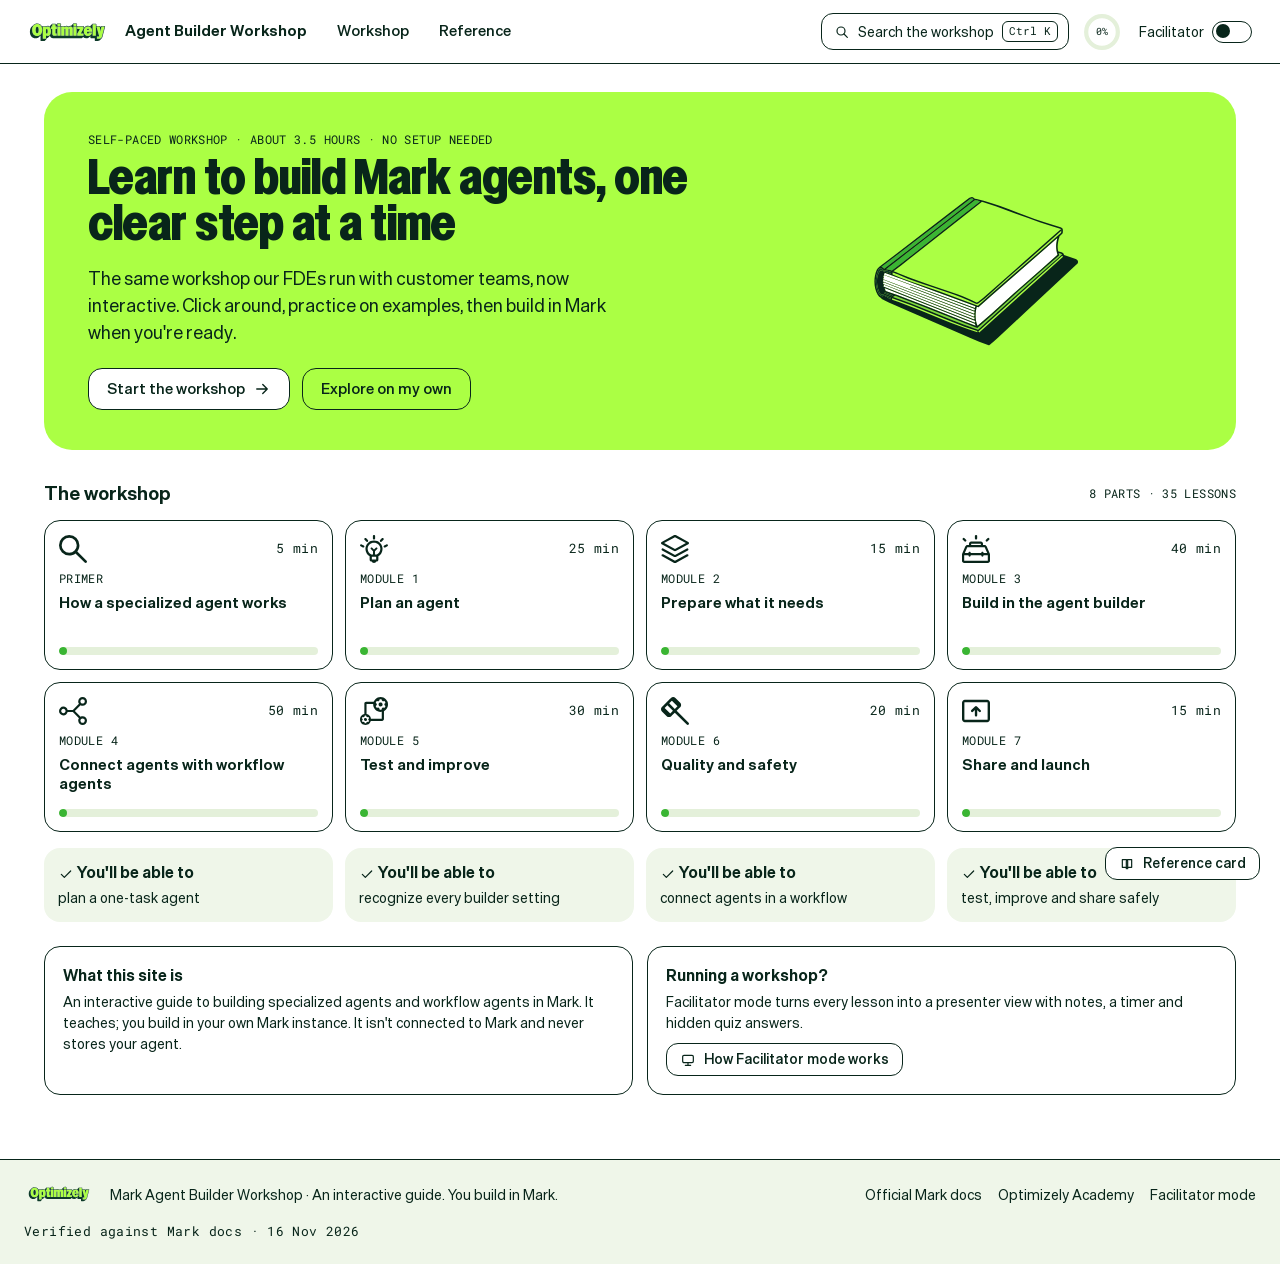
<file: index.html>
<!doctype html>
<html lang="en">
<head>
<meta charset="utf-8">
<meta name="viewport" content="width=device-width, initial-scale=1">
<title>Mark Agent Builder Workshop</title>
<meta name="description" content="An interactive, self-paced version of the Optimizely FDE agent builder workshop. Learn to plan, build, test and share specialized agents in Mark.">
<meta name="theme-color" content="#ABFF44">
<link rel="icon" href="assets-83502509f8/img/favicon.svg" type="image/svg+xml">
<link rel="preload" href="assets-83502509f8/fonts/die-grotesk-regular.woff" as="font" type="font/woff" crossorigin>
<link rel="preload" href="assets-83502509f8/fonts/vc-nudge-extrabold.woff" as="font" type="font/woff" crossorigin>
<link rel="stylesheet" href="assets-83502509f8/css/styles.css">
<script type="module" src="assets-83502509f8/js/main.js"></script>
<meta name="build" content="83502509f8">
</head>
<body>
<div id="app"><noscript><div style="padding:40px;font-family:sans-serif;max-width:640px"><h1>Mark Agent Builder Workshop</h1><p>This interactive workshop needs JavaScript. Please enable it in your browser, or read the official Optimizely Mark documentation at <a href="https://docs.optimizely.com/agent-platform/docs">docs.optimizely.com</a>.</p></div></noscript></div>
</body>
</html>
</file>
<file: assets-83502509f8/css/styles.css>
/* Mark Agent Builder Workshop: Optimizely brand, Level 01 Clear */
@font-face{font-family:"VC Nudge";src:url("../fonts/vc-nudge-extrabold.woff") format("woff");font-weight:800;font-display:swap}
@font-face{font-family:"Die Grotesk";src:url("../fonts/die-grotesk-regular.woff") format("woff");font-weight:400;font-display:swap}
@font-face{font-family:"Die Grotesk";src:url("../fonts/die-grotesk-medium.woff") format("woff");font-weight:500;font-display:swap}
@font-face{font-family:"Die Grotesk";src:url("../fonts/die-grotesk-bold.woff") format("woff");font-weight:700;font-display:swap}
@font-face{font-family:"Roboto Mono";src:url("../fonts/roboto-mono.woff") format("woff");font-weight:400;font-display:swap}

:root{
  --lf:#ABFF44; --fir:#08251A; --n1:#FFFFFF; --n2:#EFF6E9; --n3:#E4F0DA; --lb:#91DBDA; --gg:#3AB533;
  --r-lg:24px; --r-md:16px; --r-sm:12px; --r-xs:8px;
  --stroke:1.5px solid var(--fir);
  --head:"VC Nudge", "Die Grotesk", system-ui, sans-serif;
  --body:"Die Grotesk", system-ui, -apple-system, "Segoe UI", sans-serif;
  --mono:"Roboto Mono", ui-monospace, monospace;
  --header-h:64px;
}
*,*::before,*::after{box-sizing:border-box}
html{-webkit-text-size-adjust:100%;scroll-padding-top:calc(var(--header-h) + 16px)}
body{margin:0;font-family:var(--body);font-size:16px;line-height:1.5;color:var(--fir);background:var(--n1);-webkit-font-smoothing:antialiased}
img,svg{display:block;max-width:100%}
button,input,select,textarea{font:inherit;color:inherit}
button{cursor:pointer}
a{color:var(--fir)}
p{margin:0 0 .85em}
ul,ol{margin:0 0 .85em;padding-left:1.25em}
li{margin:.2em 0}
h1,h2,h3,h4{margin:0;font-weight:700}
.h1,h1.h1{font-family:var(--head);font-weight:800;line-height:1.06;font-size:clamp(30px,4vw,44px);letter-spacing:0}
.h2{font-family:var(--head);font-weight:800;line-height:1.08;font-size:clamp(24px,2.6vw,30px)}
.h3{font-family:var(--body);font-weight:700;font-size:19px;line-height:1.25}
.h4{font-family:var(--body);font-weight:700;font-size:16px;line-height:1.3}
.lbl,.mono{font-family:var(--mono);letter-spacing:.03em}
.lbl{font-size:12px;text-transform:uppercase;line-height:1.3}
.muted{opacity:.85}
.small{font-size:14px}
.xs{font-size:13px}
.sr-only{position:absolute!important;width:1px;height:1px;padding:0;margin:-1px;overflow:hidden;clip:rect(0,0,0,0);white-space:nowrap;border:0}
:focus-visible{outline:3px solid var(--fir);outline-offset:2px;box-shadow:0 0 0 6px var(--lf);border-radius:6px}
.skip-link{position:absolute;left:12px;top:-60px;z-index:200;background:var(--lf);border:var(--stroke);border-radius:var(--r-sm);padding:10px 16px;font-weight:700;text-decoration:none}
.skip-link:focus{top:10px}
code,.code-inline{font-family:var(--mono);font-size:.9em;background:var(--n2);border-radius:6px;padding:.05em .35em;letter-spacing:.02em}

/* ---------- Header ---------- */
.site-header{position:sticky;top:0;z-index:50;height:var(--header-h);background:var(--n1);border-bottom:var(--stroke);display:flex;align-items:center;gap:18px;padding:0 24px}
.brand-link{display:flex;align-items:center;gap:14px;text-decoration:none;flex:none}
.brand-link img{height:30px;width:auto}
.brand-title{font-weight:700;font-size:15px;white-space:nowrap}
.main-nav{display:flex;gap:6px}
.nav-link{font-weight:500;font-size:15px;text-decoration:none;padding:6px 12px;border-radius:var(--r-sm)}
.nav-link:hover{background:var(--n2)}
.nav-link[aria-current="page"]{background:var(--lf)}
.header-tools{margin-left:auto;display:flex;align-items:center;gap:14px}
.search-btn{display:flex;align-items:center;gap:8px;border:var(--stroke);border-radius:var(--r-sm);background:var(--n1);padding:7px 10px 7px 12px;min-width:230px;font-size:14px;white-space:nowrap}
.search-btn:hover{background:var(--n2)}
.kbd{font-family:var(--mono);font-size:11px;border:1px solid var(--fir);border-radius:6px;padding:1px 6px;margin-left:auto;white-space:nowrap}
.ring-wrap{display:flex;align-items:center;gap:8px;text-decoration:none}
.ring{width:38px;height:38px;position:relative;flex:none}
.ring svg{width:38px;height:38px;transform:rotate(-90deg)}
.ring span{position:absolute;inset:0;display:flex;align-items:center;justify-content:center;font-family:var(--mono);font-size:10px}
.fac-toggle{display:flex;align-items:center;gap:8px;font-size:14px;background:none;border:0;padding:4px;white-space:nowrap}
.menu-btn{display:none;background:none;border:var(--stroke);border-radius:var(--r-sm);padding:6px}
.mobile-nav{display:none}

/* ---------- Switch ---------- */
.switch{width:40px;height:22px;border-radius:12px;border:var(--stroke);background:var(--n1);position:relative;flex:none;display:inline-block;transition:background .15s}
.switch::after{content:"";position:absolute;top:2.5px;left:3px;width:14px;height:14px;border-radius:50%;background:var(--fir);transition:left .15s}
[aria-checked="true"] .switch,.switch.on{background:var(--lf)}
[aria-checked="true"] .switch::after,.switch.on::after{left:20px}

/* ---------- Buttons, chips, tags ---------- */
.btn{display:inline-flex;align-items:center;justify-content:center;gap:8px;font-weight:500;font-size:15px;line-height:1.2;border-radius:14px;padding:11px 18px;border:var(--stroke);background:var(--lf);text-decoration:none;white-space:nowrap;transition:transform .08s ease}
.btn:hover{transform:translateY(-1px)}
.btn:active{transform:none}
.btn.secondary{background:var(--n1)}
.btn.secondary:hover{background:var(--n2)}
.btn.sm{font-size:14px;padding:7px 13px;border-radius:12px}
.btn[disabled],.btn[aria-disabled="true"]{opacity:.45;cursor:not-allowed;transform:none}
.link-btn{background:none;border:0;padding:0;text-decoration:underline;font-size:inherit;text-align:left}
.chip{display:inline-flex;align-items:center;gap:6px;font-size:13px;font-weight:500;border-radius:10px;padding:4px 10px;border:var(--stroke);background:var(--n1);line-height:1.3}
.chip.g{background:var(--lf)}.chip.b{background:var(--lb)}.chip.n{background:var(--n2)}.chip.n3{background:var(--n3)}
button.chip:hover{background:var(--n2)}
button.chip.g:hover{background:var(--lf)}
button.chip[aria-pressed="true"],button.chip.active{background:var(--lf)}
.tag{display:inline-block;font-family:var(--mono);font-size:11px;letter-spacing:.03em;border-radius:8px;padding:2px 7px;border:1px solid var(--fir);background:var(--n1);white-space:nowrap;line-height:1.4}
.tag.must{background:var(--lf)}.tag.rec{background:var(--lb)}.tag.leave{background:var(--n2)}
.mk{display:inline-flex;align-items:center;justify-content:center;min-width:24px;height:24px;border-radius:12px;padding:0 5px;background:var(--lf);border:var(--stroke);font-family:var(--mono);font-size:12px;flex:none;line-height:1}
.ui-icon{flex:none;display:inline-block;vertical-align:middle}
.b-icon{flex:none}

/* ---------- Surfaces ---------- */
.card{background:var(--n1);border:var(--stroke);border-radius:var(--r-md);padding:18px}
.soft{background:var(--n2);border-radius:var(--r-md);padding:18px}
.soft3{background:var(--n3);border-radius:var(--r-md);padding:18px}
.green{background:var(--lf);border-radius:var(--r-md);padding:18px}
.blue{background:var(--lb);border-radius:var(--r-md);padding:18px}
.stack{display:flex;flex-direction:column;gap:12px}
.row{display:flex;gap:12px;flex-wrap:wrap;align-items:center}
.grid2{display:grid;grid-template-columns:repeat(2,minmax(0,1fr));gap:14px}
.grid3{display:grid;grid-template-columns:repeat(3,minmax(0,1fr));gap:14px}
.grid4{display:grid;grid-template-columns:repeat(4,minmax(0,1fr));gap:14px}
.prog{height:8px;border-radius:5px;background:var(--n3);overflow:hidden}
.prog i{display:block;height:100%;background:var(--gg);border-radius:5px;transition:width .3s}
.cb{width:18px;height:18px;border-radius:6px;border:var(--stroke);background:var(--n1);flex:none;display:inline-flex;align-items:center;justify-content:center}
.cb.on{background:var(--lf)}
table.t{border-collapse:separate;border-spacing:0;width:100%;font-size:15px}
table.t th{text-align:left;font-weight:700;padding:8px 10px;background:var(--n3)}
table.t th:first-child{border-top-left-radius:10px}table.t th:last-child{border-top-right-radius:10px}
table.t td{padding:8px 10px;border-bottom:1px solid var(--n3);vertical-align:top}
.table-wrap{overflow-x:auto;-webkit-overflow-scrolling:touch}

/* ---------- Callouts ---------- */
.callout{border-radius:var(--r-sm);padding:12px 14px;display:flex;gap:10px;align-items:flex-start;font-size:15px}
.callout>.ui-icon{margin-top:2px}
.callout p:last-child,.callout ul:last-child{margin-bottom:0}
.callout.tip{background:var(--lf)}
.callout.mistakes{background:var(--n2);border:var(--stroke)}
.callout.thinking{background:var(--lb)}
.callout.info{background:var(--n2)}
.callout.accuracy{background:var(--n1);border:var(--stroke)}
details.think,details.tech{border-radius:var(--r-sm);padding:10px 14px;font-size:15px}
details.think{border:1.5px dashed var(--fir)}
details.tech{background:var(--n2)}
details summary{cursor:pointer;font-weight:700;list-style:none;display:flex;align-items:center;gap:8px}
details summary::-webkit-details-marker{display:none}
details summary .chev{transition:transform .15s}
details[open] summary .chev{transform:rotate(90deg)}
details .details-body{margin-top:8px}
.example-badge{display:inline-flex;align-items:center;gap:6px}

/* ---------- Page shells ---------- */
.page{max-width:1240px;margin:0 auto;padding:28px 24px 64px}
.crumb{font-family:var(--mono);font-size:12px;letter-spacing:.03em;text-transform:uppercase;margin-bottom:8px}
.crumb a{text-decoration:none}
.crumb a:hover{text-decoration:underline}
.hero{background:var(--lf);border-radius:28px;padding:40px 44px;display:grid;grid-template-columns:minmax(0,1.2fr) minmax(0,.8fr);gap:24px;align-items:center}
.hero .ill{max-height:260px;width:100%;object-fit:contain}
.hero.n3{background:var(--n3)}
.hero p.lead{font-size:18px;max-width:560px;margin-top:14px}
.hero-actions{display:flex;gap:12px;flex-wrap:wrap;margin-top:22px}
.section-title{display:flex;align-items:center;gap:10px;margin:32px 0 14px}
.section-title .h3{flex:1}
.module-cards{display:grid;grid-template-columns:repeat(4,minmax(0,1fr));gap:12px}
.mod-card{background:var(--n1);border:var(--stroke);border-radius:var(--r-md);padding:14px;text-decoration:none;display:flex;flex-direction:column;gap:8px;min-height:150px;transition:transform .1s}
.mod-card:hover{transform:translateY(-2px);background:var(--n2)}
.mod-card .top{display:flex;justify-content:space-between;align-items:center}
.mod-card .t{font-weight:700;font-size:15px;line-height:1.25;flex:1}
.mod-card.done{background:var(--n2)}
.banner{display:flex;align-items:center;gap:12px;border:var(--stroke);border-radius:var(--r-md);padding:12px 16px;margin-top:16px}
.banner .grow{flex:1}
.outcomes{display:grid;grid-template-columns:repeat(4,minmax(0,1fr));gap:12px;margin-top:16px}

/* ---------- Lesson layout ---------- */
.lesson-layout{display:grid;grid-template-columns:260px minmax(0,1fr) 230px;min-height:calc(100vh - var(--header-h))}
.rail{background:var(--n2);border-right:var(--stroke);padding:22px 16px;position:sticky;top:var(--header-h);height:calc(100vh - var(--header-h));overflow-y:auto}
.rail .lbl{margin-bottom:6px}
.rail-mod{font-weight:700;font-size:16px;margin-bottom:12px;line-height:1.25}
.rail-list{list-style:none;padding:0;margin:0 0 18px}
.rail-list li{margin:2px 0}
.rail-list a{display:flex;align-items:center;gap:10px;padding:7px 10px;border-radius:var(--r-sm);text-decoration:none;font-size:15px;line-height:1.25;border:1.5px solid transparent}
.rail-list a:hover{background:var(--n3)}
.rail-list a[aria-current="page"]{background:var(--lf);border-color:var(--fir)}
.rail-list .m{margin-left:auto;font-family:var(--mono);font-size:11px}
.rail-links{display:flex;flex-direction:column;gap:6px;margin-top:16px}
.rail-links button,.rail-links a{display:flex;align-items:center;gap:8px;background:none;border:0;padding:6px 4px;font-size:14px;text-decoration:none;text-align:left}
.rail-links button:hover,.rail-links a:hover{text-decoration:underline}
.lesson-main{padding:30px 40px 120px;min-width:0}
.lesson-inner{max-width:860px;margin:0 auto}
.lesson-head{margin-bottom:18px}
.learn-list{margin:14px 0 0;display:flex;flex-wrap:wrap;gap:8px}
.aside{padding:30px 18px;border-left:1.5px solid var(--n3);position:sticky;top:var(--header-h);height:calc(100vh - var(--header-h));overflow-y:auto;font-size:14px}
.aside .lbl{margin:0 0 8px}
.aside ul{list-style:none;padding:0;margin:0 0 22px}
.aside li button,.aside li a{background:none;border:0;padding:4px 0;text-align:left;font-size:14px;text-decoration:none;line-height:1.3}
.aside li button:hover,.aside li a:hover{text-decoration:underline}
.aside li button.active{font-weight:700}
.block{margin:0 0 30px}
.block>.block-title{display:flex;align-items:center;gap:6px 10px;margin-bottom:10px;flex-wrap:wrap}
.block-kicker{white-space:nowrap;font-family:var(--mono);font-size:12px;letter-spacing:.03em;text-transform:uppercase;background:var(--n3);border-radius:8px;padding:2px 8px}
.lesson-footer{display:flex;align-items:center;gap:12px;flex-wrap:wrap;border-top:var(--stroke);padding-top:16px;margin-top:40px}
.lesson-footer .complete{margin-left:auto;display:flex;align-items:center;gap:8px;background:none;border:0;font-size:15px;padding:6px}
.module-chip{display:none}
.next-short{display:none}
.rail-backdrop{display:none}

/* ---------- Module landing ---------- */
.lesson-rows{list-style:none;padding:4px 0;margin:0}
.lesson-rows li{margin:0}
.lesson-rows a{display:flex;align-items:center;gap:12px;padding:12px 14px;border-bottom:1px solid var(--n3);text-decoration:none}
.lesson-rows li:last-child a{border-bottom:0}
.lesson-rows a:hover{background:var(--n2)}
.lesson-rows .t{font-weight:700;flex:1}
.lesson-rows .f{font-size:14px}
.lesson-rows .m{font-family:var(--mono);font-size:12px;width:44px;text-align:right}

/* ---------- Components ---------- */
.comp{margin:14px 0}
.comp-head{display:flex;align-items:center;gap:10px;flex-wrap:wrap;margin-bottom:10px}
.comp-head .h4{flex:1;min-width:200px}
.counter{font-family:var(--mono);font-size:12px;letter-spacing:.03em}
/* diagram */
.diagram-flow{display:flex;align-items:stretch;gap:8px}
.diagram-node{flex:1;background:var(--n1);border:var(--stroke);border-radius:var(--r-md);padding:14px 10px;text-align:center}
.diagram-node[aria-selected="true"]{background:var(--lf)}
.diagram-node .lbl{display:block}
.diagram-node b{display:block;font-size:17px;margin-top:2px}
.diagram-arrow{display:flex;align-items:center}
.diagram-panel{margin-top:12px}
/* sorter */
.sort-buckets{display:grid;gap:12px}
.bucket{background:var(--n3);border-radius:var(--r-md);padding:12px;min-height:120px;border:1.5px dashed transparent;transition:border-color .1s}
.bucket.drop-ok{border-color:var(--fir);background:var(--n2)}
.bucket-title{font-weight:700}
.bucket-sub{font-size:13px;margin-bottom:8px}
.bucket-btn{margin-top:8px;width:100%;justify-content:center}
.sort-items{display:flex;flex-wrap:wrap;gap:8px;margin-top:12px;align-items:center}
.sort-item{display:flex;align-items:center;gap:8px;background:var(--n1);border:var(--stroke);border-radius:var(--r-sm);padding:8px 11px;font-size:15px;text-align:left;width:100%}
.sort-items .sort-item{width:auto}
.sort-item[aria-pressed="true"]{background:var(--lf);box-shadow:0 0 0 2px var(--fir)}
.sort-item.placed{cursor:default}
.sort-item .res{margin-left:auto}
.feedback{margin-top:10px}
/* compare toggle */
.seg{display:inline-flex;border:var(--stroke);border-radius:12px;overflow:hidden}
.seg button{border:0;background:var(--n1);padding:7px 14px;font-weight:500;font-size:14px}
.seg button[aria-checked="true"],.seg button[aria-selected="true"]{background:var(--lf)}
.seg button+button{border-left:var(--stroke)}
/* tabs */
.tabs [role="tablist"]{display:flex;gap:8px;flex-wrap:wrap;margin-bottom:12px}
.tabs [role="tab"]{border:var(--stroke);background:var(--n1);border-radius:10px;padding:6px 12px;font-weight:500;font-size:14px}
.tabs [role="tab"][aria-selected="true"]{background:var(--lf)}
/* spot problem */
.spot-lines{display:flex;flex-direction:column;gap:6px}
.spot-line{display:flex;gap:12px;align-items:flex-start;text-align:left;border:1.5px solid var(--n3);background:var(--n1);border-radius:10px;padding:9px 12px;width:100%}
.spot-line:hover{border-color:var(--fir)}
.spot-line .ln{font-family:var(--mono);font-size:12px;width:16px;flex:none;padding-top:2px}
.spot-line code{background:none;padding:0;font-size:14px;flex:1;white-space:pre-wrap}
.spot-line.found{background:var(--lf);border-color:var(--fir)}
.spot-line.miss{background:var(--lb);border-color:var(--fir)}
.spot-why{font-size:14px;flex:0 0 38%}
/* annotated */
.anno{display:grid;grid-template-columns:minmax(0,1.3fr) minmax(0,1fr);gap:14px}
.anno-body .pin{display:inline-flex;vertical-align:middle;margin-left:4px;cursor:pointer;background:var(--lf);border:var(--stroke);border-radius:10px;min-width:22px;height:22px;align-items:center;justify-content:center;font-family:var(--mono);font-size:11px;padding:0 4px}
.anno-body .pin[aria-expanded="true"]{background:var(--fir);color:var(--lf)}
.band{display:flex;gap:10px;margin-bottom:8px;width:100%;text-align:left;background:none;border:0;padding:0}
.band .L{width:40px;flex:none;border:var(--stroke);border-radius:10px;display:flex;align-items:center;justify-content:center;font-family:var(--head);font-size:22px}
.band .txt{flex:1;border:var(--stroke);border-radius:12px;padding:9px 12px;font-family:var(--mono);font-size:13px;line-height:1.5;background:var(--n1)}
.band .txt b{font-family:var(--body);font-size:14px;display:block;margin-bottom:2px}
.band[aria-pressed="true"] .txt{box-shadow:0 0 0 3px var(--fir)}
.hl{background:var(--lf);border-radius:4px;padding:0 3px}
/* order */
.order-slots{display:flex;flex-direction:column;gap:6px}
.order-slot{display:flex;align-items:center;gap:10px;border:1.5px dashed var(--fir);border-radius:10px;padding:8px 10px;min-height:42px;font-size:15px}
.order-slot.filled{border-style:solid;background:var(--n1)}
.order-slot.ok{background:var(--lf)}
.order-slot.bad{background:var(--lb)}
/* slider */
.range-wrap{padding:6px 4px}
input[type=range]{width:100%;accent-color:var(--fir);height:28px}
.stops{display:flex;justify-content:space-between;font-size:14px;margin-top:2px}
.stops span{flex:1;text-align:center}
.stops span.on{font-weight:700}
.meter{display:inline-flex;gap:3px}
.meter i{width:20px;height:10px;border-radius:4px;border:1px solid var(--fir);background:var(--n1)}
.meter i.on{background:var(--gg)}
/* timeline */
.vt{display:flex;gap:6px;position:relative;margin:8px 0}
.vt::before{content:"";position:absolute;left:8%;right:8%;top:14px;height:2px;background:var(--fir)}
.vt button{flex:1;background:none;border:0;position:relative;text-align:center;padding:0 4px;font-size:13px}
.vt .dot{width:28px;height:28px;border-radius:50%;border:var(--stroke);background:var(--n1);margin:0 auto 6px;display:flex;align-items:center;justify-content:center;font-family:var(--mono);font-size:11px}
.vt button[aria-pressed="true"] .dot{background:var(--lf)}
.vt button.live .dot{box-shadow:0 0 0 3px var(--fir)}
.gr-bands{display:flex;height:46px;border-radius:14px;overflow:hidden;border:var(--stroke)}
.gr-bands div{display:flex;align-items:center;justify-content:center;font-weight:700;font-size:14px;text-align:center;padding:0 6px}
.gr-bands .l{width:33.3%;background:var(--n2);border-right:var(--stroke)}
.gr-bands .w{width:50%;background:var(--lf);border-right:var(--stroke)}
.gr-bands .e{flex:1;background:var(--lb)}
.gr-bands div.cur{box-shadow:inset 0 0 0 3px var(--fir)}
/* flip */
.flip-grid{display:grid;grid-template-columns:repeat(5,minmax(0,1fr));gap:12px}
.flip{background:var(--n1);border:var(--stroke);border-radius:var(--r-md);padding:14px;text-align:left;min-height:210px;display:flex;flex-direction:column;gap:6px;font-size:14px}
.flip[aria-pressed="true"]{background:var(--lf)}
.flip .t{font-weight:700;font-size:16px}
.flip .hint{margin-top:auto;font-size:13px;display:flex;align-items:center;gap:6px}
.codebox{font-family:var(--mono);font-size:13px;line-height:1.55;background:var(--n1);border:var(--stroke);border-radius:var(--r-sm);padding:12px;white-space:pre-wrap;overflow-wrap:anywhere}
/* quiz */
.q-dots{display:flex;gap:6px}
.q-dot{width:16px;height:16px;border-radius:6px;border:var(--stroke);background:var(--n1)}
.q-dot.ok{background:var(--lf)}.q-dot.no{background:var(--lb)}.q-dot.cur{box-shadow:0 0 0 2px var(--fir)}
.q-text{font-size:20px;font-weight:700;line-height:1.3;margin:6px 0 14px}
.q-opts{display:flex;flex-direction:column;gap:8px}
.q-opt{display:flex;align-items:center;gap:12px;border:var(--stroke);border-radius:var(--r-sm);padding:12px 14px;background:var(--n1);text-align:left;font-size:16px;width:100%}
.q-opt:hover{background:var(--n2)}
.q-opt .radio{width:18px;height:18px;border-radius:50%;border:var(--stroke);flex:none}
.q-opt[aria-checked="true"] .radio{background:var(--fir);box-shadow:inset 0 0 0 3px var(--n1)}
.q-opt.ok{background:var(--lf)}
.q-opt.no{background:var(--lb)}
.q-opt .verdict{margin-left:auto}
.q-explain{margin-top:12px}
.radio-dot{width:18px;height:18px;border-radius:50%;border:var(--stroke);flex:none;background:var(--n1)}
.radio-dot.on{background:var(--fir);box-shadow:inset 0 0 0 3px var(--lf)}
mark{background:var(--lf);color:var(--fir);border-radius:4px;padding:0 3px}
/* replica */
.replica{border:var(--stroke);border-radius:var(--r-md);overflow:hidden;background:var(--n1)}
.replica-bar{display:flex;align-items:center;gap:10px;background:var(--n2);border-bottom:var(--stroke);padding:8px 14px;flex-wrap:wrap}
.replica-cols{display:grid;grid-template-columns:1fr 1fr;gap:16px;padding:14px}
.rf{border-radius:12px;padding:8px 10px;margin-bottom:6px;border:1.5px solid transparent;cursor:pointer;text-align:left;width:100%;background:none;display:block}
.rf:hover{border-color:var(--fir);background:var(--n2)}
.rf.focus{background:var(--lf);border-color:var(--fir)}
.rf-head{display:flex;align-items:center;gap:8px;font-weight:500;font-size:15px;margin-bottom:5px}
.rf-head .tag{margin-left:auto}
.tiers .rf.t-must{background:var(--lf)}
.tiers .rf.t-rec{background:var(--lb)}
.tiers .rf.t-leave{background:var(--n2)}
.rf .tag{display:none}
.tiers .rf .tag{display:inline-block}
.mock-input{border:var(--stroke);border-radius:10px;padding:5px 9px;font-size:14px;background:var(--n1);min-height:30px;overflow:hidden;text-overflow:ellipsis;white-space:nowrap}
.mock-area{font-family:var(--mono);font-size:12px;line-height:1.5;white-space:normal}
.mock-row{display:flex;gap:6px;flex-wrap:wrap;align-items:center;font-size:13px}
.rf-dashed{border:1.5px dashed var(--fir)}
.tier-legend{display:flex;gap:8px;flex-wrap:wrap;align-items:center;font-size:14px}
.reassure{display:inline-flex;align-items:center;gap:8px;background:var(--lf);border:var(--stroke);border-radius:12px;padding:8px 12px;font-size:14px;margin:12px 14px}
/* drawer */
.drawer-backdrop{position:fixed;inset:0;background:rgba(228,240,218,.72);z-index:90}
.drawer{position:fixed;right:0;top:0;bottom:0;width:min(440px,100vw);background:var(--n1);border-left:var(--stroke);z-index:100;display:flex;flex-direction:column;box-shadow:-8px 0 0 rgba(8,37,26,.04)}
.drawer-head{display:flex;align-items:center;gap:10px;padding:16px 18px 6px}
.drawer-body{padding:6px 18px 18px;overflow-y:auto;flex:1;display:flex;flex-direction:column;gap:12px;font-size:15px}
.drawer-foot{display:flex;align-items:center;gap:10px;padding:12px 18px;border-top:var(--stroke)}
.icon-btn{background:none;border:var(--stroke);border-radius:10px;width:36px;height:36px;display:inline-flex;align-items:center;justify-content:center;flex:none}
.icon-btn:hover{background:var(--n2)}
/* share sim */
.sim{display:grid;grid-template-columns:minmax(0,1.1fr) minmax(0,1fr);gap:16px}
.person{display:flex;align-items:center;gap:8px;padding:6px 0;font-size:15px;flex-wrap:wrap}
.person .grow{flex:1}
select.sel{border:var(--stroke);border-radius:10px;padding:5px 8px;background:var(--n1);font-size:14px}
.radio-row{display:flex;align-items:center;gap:8px;padding:4px 0;font-size:15px}
.radio-row input{accent-color:var(--fir);width:18px;height:18px}
.badge-flow{display:flex;align-items:center;gap:8px;flex-wrap:wrap}
.badge-flow .chip.cur{box-shadow:0 0 0 2px var(--fir);background:var(--lf)}
/* toast */
.toast{position:fixed;left:50%;bottom:24px;transform:translateX(-50%);background:var(--fir);color:var(--n1);padding:10px 16px;border-radius:12px;z-index:300;font-size:15px}
/* hover card */
.term{background:none;border:0;padding:0;font:inherit;color:inherit;text-decoration:underline;text-decoration-style:dotted;text-underline-offset:3px;cursor:help}
.popover{position:absolute;z-index:120;max-width:300px;background:var(--n1);border:var(--stroke);border-radius:var(--r-sm);padding:12px 14px;font-size:14px;box-shadow:0 6px 0 rgba(8,37,26,.06)}
.popover .h4{margin-bottom:4px}
/* search modal */
.modal-backdrop{position:fixed;inset:0;background:rgba(8,37,26,.25);z-index:150;display:flex;align-items:flex-start;justify-content:center;padding:10vh 16px 16px}
.modal{background:var(--n1);border:var(--stroke);border-radius:var(--r-lg);width:min(680px,100%);max-height:76vh;display:flex;flex-direction:column;overflow:hidden}
.modal-search{display:flex;align-items:center;gap:10px;padding:14px 16px;border-bottom:var(--stroke)}
.modal-search input{flex:1;border:0;outline:none;font-size:18px;background:none;min-width:0}
.modal-results{overflow-y:auto;padding:8px}
.res-group{margin:8px 6px 4px}
.res-item{display:block;padding:9px 10px;border-radius:10px;text-decoration:none}
.res-item[aria-selected="true"],.res-item:hover{background:var(--lf)}
.res-item .s{font-size:13px;display:block}
.empty{padding:20px;text-align:center}
/* reference card */
.fab{position:fixed;right:20px;bottom:20px;z-index:60;border-radius:16px}
.refcard{position:fixed;right:20px;bottom:76px;z-index:61;width:min(420px,calc(100vw - 40px));background:var(--n1);border:var(--stroke);border-radius:var(--r-md);padding:16px;max-height:70vh;overflow:auto}
.mini-flow{display:flex;flex-wrap:wrap;gap:6px;align-items:center;font-size:13px}
/* lab */
.lab-step{display:flex;gap:12px;align-items:flex-start;padding:10px 0;border-bottom:1px solid var(--n3)}
.lab-step input{width:20px;height:20px;accent-color:var(--fir);margin-top:2px;flex:none}
.lab-step label{cursor:pointer}
/* accordion (reference) */
.acc{border:var(--stroke);border-radius:var(--r-sm);margin-bottom:8px;background:var(--n1)}
.acc>h3,.acc>h2{margin:0;font-size:inherit}
.acc-btn{display:flex;align-items:center;gap:10px;width:100%;background:none;border:0;padding:12px 14px;text-align:left;font-weight:700;font-size:16px}
.acc-btn .tag{margin-left:auto}
.acc-panel{padding:0 14px 14px;font-size:15px}
.acc.open{background:var(--n2)}
.filters{display:flex;gap:8px;flex-wrap:wrap;align-items:center;margin:14px 0}
.filter-input{border:var(--stroke);border-radius:12px;padding:8px 12px;background:var(--n1);min-width:220px}
.az{display:flex;flex-wrap:wrap;gap:2px;margin:10px 0}
.az button{background:none;border:0;padding:3px 6px;border-radius:6px;font-size:14px}
.az button:hover{background:var(--n2)}
.az button[disabled]{opacity:.35;cursor:default}
.gl-entry{padding:12px 0;border-bottom:1px solid var(--n3)}
.gl-entry.hit{background:var(--n2);border-radius:10px;padding:12px}
.bp-grid{display:grid;grid-template-columns:repeat(3,minmax(0,1fr));gap:12px}
.bp-card{background:var(--n1);border:var(--stroke);border-radius:var(--r-md);padding:14px;display:flex;flex-direction:column;gap:8px}
.bp-card .t{font-weight:700;line-height:1.3}
/* completion */
.conf{display:flex;gap:8px}
.conf button{width:44px;height:40px;border-radius:12px;border:var(--stroke);background:var(--n1);font-weight:700}
.conf button[aria-checked="true"]{background:var(--lf)}
/* presenter mode */
.present-bar{display:none}
.fac-notes{display:none}
body.presenting .site-header .main-nav,body.presenting .site-header .search-btn{display:none}
body.presenting .lesson-layout{grid-template-columns:minmax(0,1fr) 340px}
body.presenting .rail,body.presenting .aside,body.presenting .module-chip{display:none}
.next-short{display:none}
body.presenting .lesson-main{padding:24px 48px 90px;font-size:19px}
body.presenting .lesson-inner{max-width:1000px}
body.presenting .lesson-head .h1{font-size:52px}
body.presenting .block{display:none}
body.presenting .block.slide-on{display:block}
body.presenting .lesson-footer{display:none}
body.presenting .present-bar{display:flex;position:fixed;left:0;right:340px;bottom:0;z-index:40;background:var(--n1);border-top:var(--stroke);padding:10px 24px;align-items:center;gap:12px}
body.presenting .fac-notes{display:block;background:var(--n2);border-left:var(--stroke);padding:20px;position:sticky;top:var(--header-h);height:calc(100vh - var(--header-h));overflow-y:auto;font-size:15px}
body.presenting .fab{display:none}
.fac-banner{background:var(--lb);border-bottom:var(--stroke);padding:8px 24px;font-size:14px;display:flex;gap:10px;align-items:center;flex-wrap:wrap}


/* layout splits (collapse on small screens) */
.split{display:grid;grid-template-columns:minmax(0,1.35fr) minmax(0,1fr);gap:14px;align-items:start}
.split-wide{grid-template-columns:minmax(0,1.5fr) minmax(0,1fr)}
.split-side{grid-template-columns:minmax(0,1fr) 260px}
.sort-buckets{grid-template-columns:repeat(var(--cols,3),minmax(0,1fr))}
.tr-cols{grid-template-columns:minmax(0,.8fr) minmax(0,1.2fr)}
#page-title:focus,#drawer-title:focus,.block h2[tabindex="-1"]:focus,.gl-entry h2:focus,.refcard h2:focus{outline:none;box-shadow:none}
input[type=search]::-webkit-search-cancel-button{-webkit-appearance:none;appearance:none}
.acc-btn>.ui-icon:last-child{margin-left:auto}
.acc-btn .tag+.ui-icon{margin-left:8px}
.chip{max-width:100%;flex-wrap:wrap}

/* ---------- Footer ---------- */
.site-footer{border-top:var(--stroke);padding:22px 24px;font-size:14px;display:flex;gap:16px;flex-wrap:wrap;align-items:center;background:var(--n2)}
.site-footer .grow{flex:1}
.site-footer a{text-decoration:none}
.site-footer a:hover{text-decoration:underline}

/* ---------- Responsive ---------- */
@media (max-width:1279px){
  .lesson-layout{grid-template-columns:240px minmax(0,1fr)}
  .aside{display:none}
  .module-cards{grid-template-columns:repeat(4,minmax(0,1fr))}
  .flip-grid{grid-template-columns:repeat(3,minmax(0,1fr))}
  .search-btn{min-width:0}
  .search-btn .label{display:none}
  .brand-title{display:none}
  body.presenting .lesson-layout{grid-template-columns:minmax(0,1fr) 300px}
  body.presenting .present-bar{right:300px}
}
@media (max-width:1023px){
  .hero{grid-template-columns:1fr;padding:30px}
  .hero .ill{max-height:180px;order:-1;width:auto;justify-self:start}
  .grid4,.outcomes{grid-template-columns:repeat(2,minmax(0,1fr))}
  .bp-grid{grid-template-columns:repeat(2,minmax(0,1fr))}
  .replica-cols,.tr-cols{grid-template-columns:1fr}
  .split,.split-wide,.split-side{grid-template-columns:1fr}
  .sim,.anno{grid-template-columns:1fr}
  .lesson-main{padding:26px 26px 110px}
}
@media (max-width:767px){
  :root{--header-h:58px}
  body{font-size:16px}
  .site-header{padding:0 14px;gap:10px}
  .main-nav,.fac-toggle .lbl-txt{display:none}
  .header-tools{gap:8px}
  .search-btn{padding:7px;border-radius:10px}
  .search-btn .kbd{display:none}
  .menu-btn{display:inline-flex}
  .mobile-nav{display:block;position:fixed;top:var(--header-h);left:0;right:0;background:var(--n1);border-bottom:var(--stroke);z-index:49;padding:12px 14px}
  .mobile-nav[hidden]{display:none}
  .mobile-nav a,.mobile-nav button{display:flex;width:100%;padding:12px 10px;border-radius:10px;text-decoration:none;font-weight:500;background:none;border:0;text-align:left;align-items:center;gap:10px}
  .mobile-nav a[aria-current="page"]{background:var(--lf)}
  .page{padding:20px 14px 90px}
  .hero{padding:22px;border-radius:22px}
  .hero p.lead{font-size:16px}
  .module-cards{grid-template-columns:1fr}
  .mod-card{min-height:0;flex-direction:row;align-items:center;flex-wrap:wrap}
  .mod-card .t{flex:1 1 60%}
  .mod-card .prog{flex:1 1 100%}
  .grid2,.grid3,.grid4,.outcomes,.bp-grid{grid-template-columns:1fr}
  .sort-buckets{grid-template-columns:1fr}
  .btn{white-space:normal;text-align:left}
  .lesson-footer .btn{white-space:nowrap}
  .lesson-layout{grid-template-columns:1fr}
  .rail{position:fixed;left:0;top:var(--header-h);bottom:0;height:auto;width:min(320px,86vw);z-index:70;transform:translateX(-105%);transition:transform .2s;border-right:var(--stroke)}
  .rail.open{transform:none}
  .rail-backdrop.open{display:block;position:fixed;inset:var(--header-h) 0 0 0;background:rgba(8,37,26,.2);z-index:65}
  .module-chip{display:inline-flex;margin-bottom:12px}
  .lesson-main{padding:18px 14px 110px}
  .lesson-footer{position:fixed;left:0;right:0;bottom:0;margin:0;background:var(--n1);padding:10px 14px;z-index:45;gap:8px;flex-wrap:nowrap}
  .lesson-footer .prev-label,.lesson-footer .next-label{display:none}
  .lesson-footer .complete{margin-left:auto;font-size:14px}
  .lesson-footer .complete .txt{display:none}
  .lesson-footer .btn.next{flex:1}
  .next-short{display:inline}
  .fab .fab-txt{display:none}
  .fab{padding:10px;border-radius:14px}
  .lesson-rows a{flex-wrap:wrap;row-gap:2px}
  .lesson-rows .t{flex:1 1 60%}
  .lesson-rows .f{order:4;flex-basis:100%;padding-left:30px;font-size:13px}
  .diagram-flow{flex-direction:column}
  .diagram-arrow{justify-content:center;transform:rotate(90deg)}
  .flip-grid{grid-template-columns:1fr}
  .flip{min-height:0}
  .spot-line{flex-wrap:wrap}
  .spot-why{flex:1 1 100%}
  .drawer{top:auto;left:0;right:0;width:100%;height:82vh;border-left:0;border-top:var(--stroke);border-radius:22px 22px 0 0}
  .fab{right:14px;bottom:76px}
  .refcard{right:14px;bottom:130px}
  .vt{flex-wrap:nowrap;overflow-x:auto}
  .vt button{min-width:84px}
  .gr-bands div{font-size:12px}
  .stops{font-size:12px}
  body.presenting .lesson-layout{grid-template-columns:1fr}
  body.presenting .fac-notes{position:static;height:auto;border-left:0;border-top:var(--stroke)}
  body.presenting .present-bar{right:0}
  .site-footer{padding-bottom:84px}
}
/* ---------- Workflow builder replica, data flow, execution log (Module 4) ---------- */
.wf-cols{display:grid;grid-template-columns:minmax(0,.78fr) minmax(0,1.22fr);gap:16px;padding:14px}
.wf-setup{border-right:1.5px solid var(--n3);padding-right:12px}
.wf-canvas{background:var(--n2);border-radius:var(--r-md);padding:12px}
.wf-node{background:var(--n1);border:var(--stroke);margin-bottom:0}
.wf-setup .wf-node{border-color:transparent;background:none;margin-bottom:6px}
.wf-setup .wf-node:hover{border-color:var(--fir);background:var(--n2)}
.wf-node.focus,.wf-setup .wf-node.focus{background:var(--lf);border-color:var(--fir)}
.wf-kind{font-size:11px;padding:1px 8px;margin-bottom:6px}
.wf-arrow{display:flex;justify-content:center;padding:2px 0}
.wf-loop{border:1.5px dashed var(--fir);border-radius:var(--r-md);padding:8px;background:var(--n1)}
.wf-loop>.wf-node{border-style:solid}
.wf-loop-body{margin:8px 0 0 14px;padding:8px 0 0 12px;border-left:1.5px dashed var(--fir)}
.wf-loop-body .lbl{display:block;margin-bottom:6px}
.wf-branches{display:grid;grid-template-columns:1fr 1fr;gap:10px;margin-top:10px}
.wf-branches .lbl{display:block;margin-bottom:6px}
.tiers .wf-node.t-first{background:var(--lf)}
.tiers .wf-node.t-later{background:var(--n2);border-style:dashed}
.tiers .wf-setup .wf-node.t-first{background:var(--lf);border-color:var(--fir)}
.wf-node .tag{display:none}
.tiers .wf-node .tag{display:inline-block}
.wf-chain{display:flex;flex-wrap:wrap;gap:6px;align-items:center}
.df-var .seg{flex:none}
.wf-meta{display:grid;grid-template-columns:repeat(6,minmax(0,1fr));gap:10px}
.wf-meta>div{display:flex;flex-direction:column;gap:4px;align-items:flex-start}
.wf-log-cols{display:grid;grid-template-columns:minmax(0,1.1fr) minmax(0,1fr);gap:12px;margin-top:12px;align-items:start}
.wf-steps{list-style:none;margin:0;padding:0;display:flex;flex-direction:column;gap:6px}
.wf-step{display:flex;align-items:center;gap:10px;width:100%;text-align:left;background:var(--n1);border:var(--stroke);border-radius:var(--r-sm);padding:8px 10px;font-size:15px}
.wf-step .t{flex:1}
.wf-step:hover{background:var(--n2)}
.wf-step.on{box-shadow:0 0 0 3px var(--fir)}
.chip.st-ok{background:var(--lf)}
.chip.st-fail{background:var(--fir);color:var(--n1)}
.chip.st-skip{background:var(--n2)}
.chip.st-pend{background:var(--n1)}
.wf-log-detail{position:sticky;top:calc(var(--header-h) + 12px)}
@media (max-width:1023px){
  .wf-cols{grid-template-columns:1fr}
  .wf-setup{border-right:0;padding-right:0;border-bottom:1.5px solid var(--n3);padding-bottom:10px}
  .wf-meta{grid-template-columns:repeat(3,minmax(0,1fr))}
  .wf-log-cols{grid-template-columns:1fr}
  .wf-log-detail{position:static}
}
@media (max-width:767px){
  .wf-branches{grid-template-columns:1fr}
  .wf-meta{grid-template-columns:repeat(2,minmax(0,1fr))}
  .wf-loop-body{margin-left:4px;padding-left:8px}
}
@media (prefers-reduced-motion:reduce){*{transition:none!important;animation:none!important}}
@media print{.site-header,.rail,.aside,.fab,.lesson-footer,.site-footer{display:none!important}.lesson-layout{display:block}}
</file>
